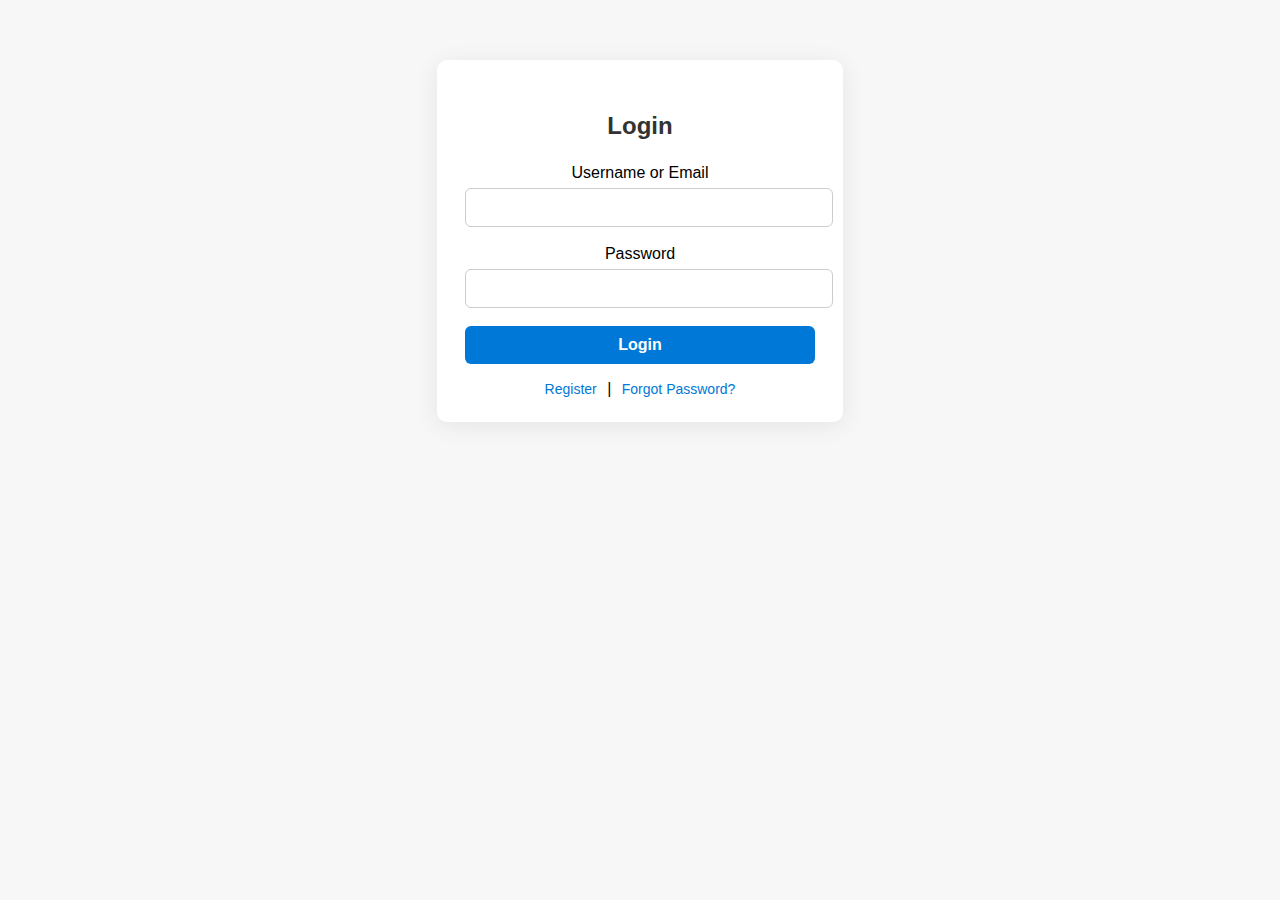
<file: login.html>
<!DOCTYPE html>
<html lang="en">
<head>
    <meta charset="UTF-8">
    <title>Login - i3 Typing Master</title>
    <link rel="stylesheet" href="index.css">
    <style>
        body {
            background: #f7f7f7;
        }
        .login-container {
            max-width: 350px;
            margin: 60px auto;
            background: #fff;
            padding: 32px 28px 24px 28px;
            border-radius: 10px;
            box-shadow: 0 4px 24px rgba(0,0,0,0.08);
        }
        .login-container h2 {
            text-align: center;
            margin-bottom: 24px;
            color: #333;
        }
        .login-container label {
            display: block;
            margin-bottom: 6px;
            font-weight: 500;
        }
        .login-container input[type="text"],
        .login-container input[type="password"] {
            width: 100%;
            padding: 10px 8px;
            margin-bottom: 18px;
            border: 1px solid #ccc;
            border-radius: 6px;
            font-size: 15px;
        }
        .login-container button {
            width: 100%;
            padding: 10px;
            background: #0078d7;
            color: #fff;
            border: none;
            border-radius: 6px;
            font-size: 16px;
            font-weight: 600;
            cursor: pointer;
            transition: background 0.2s;
        }
        .login-container button:hover {
            background: #005fa3;
        }
        .login-container .links {
            margin-top: 16px;
            text-align: center;
        }
        .login-container .links a {
            color: #0078d7;
            text-decoration: none;
            margin: 0 6px;
            font-size: 14px;
        }
        .login-container .links a:hover {
            text-decoration: underline;
        }
    </style>
</head>
<body>
    <div class="login-container">
        <h2>Login</h2>
        <form action="#" method="post" autocomplete="on">
            <label for="username">Username or Email</label>
            <input type="text" id="username" name="username" required autocomplete="username">

            <label for="password">Password</label>
            <input type="password" id="password" name="password" required autocomplete="current-password">

            <button type="submit">Login</button>
        </form>
        <div class="links">
            <a href="register.html">Register</a> |
            <a href="reset-password.html">Forgot Password?</a>
        </div>
    </div>
</body>
</html>
</file>
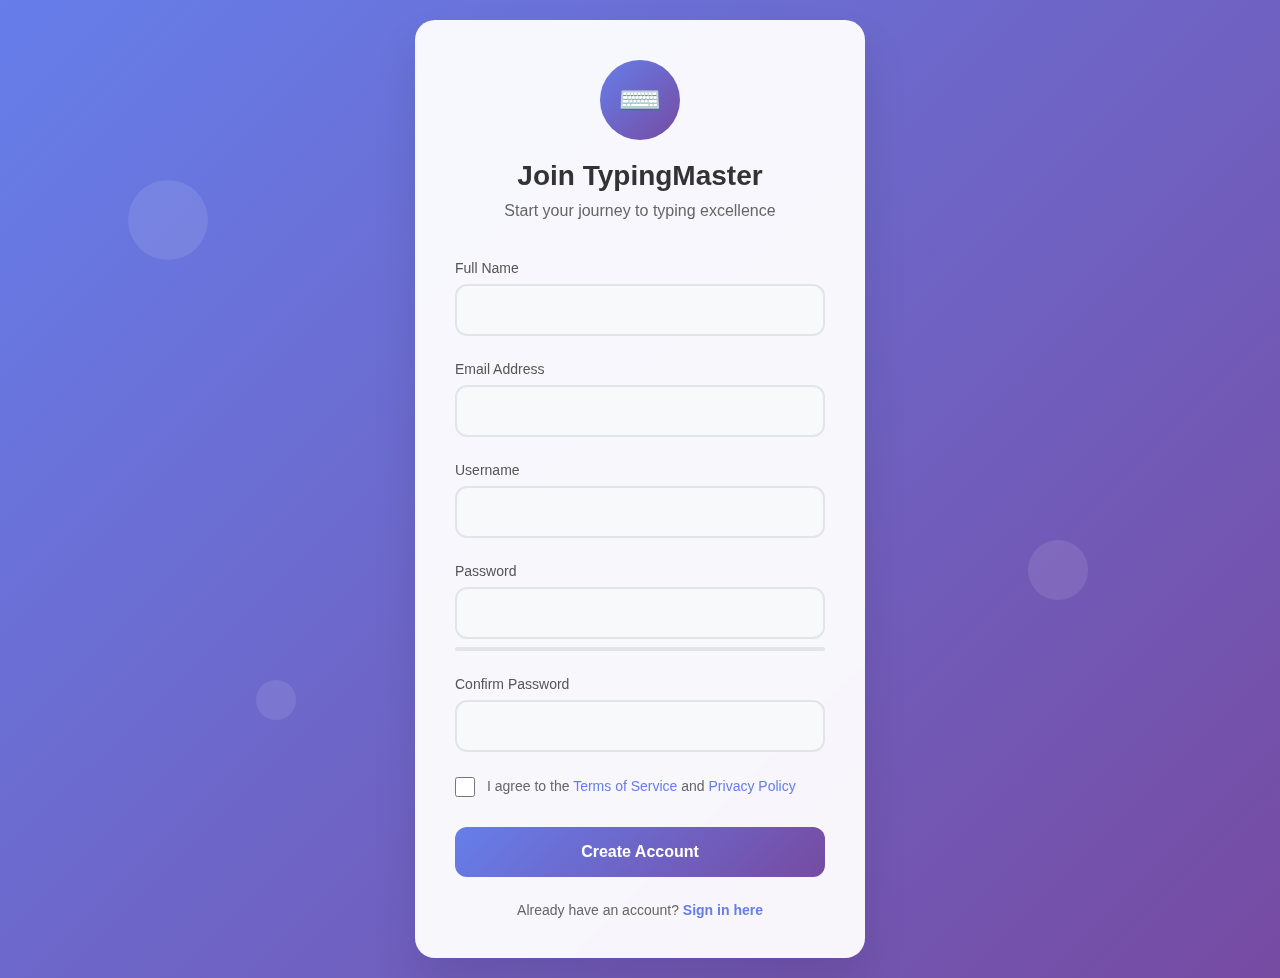
<file: register.html>
<!DOCTYPE html>
<html lang="en">
  <head>
    <meta charset="UTF-8" />
    <meta name="viewport" content="width=device-width, initial-scale=1.0" />
    <title>Register - TypingMaster</title>
    <style>
      * {
        margin: 0;
        padding: 0;
        box-sizing: border-box;
      }

      body {
        font-family: "Segoe UI", Tahoma, Geneva, Verdana, sans-serif;
        background: linear-gradient(135deg, #667eea 0%, #764ba2 100%);
        min-height: 100vh;
        display: flex;
        align-items: center;
        justify-content: center;
        padding: 20px;
        overflow-x: hidden;
      }

      .container {
        background: rgba(255, 255, 255, 0.95);
        backdrop-filter: blur(10px);
        border-radius: 20px;
        box-shadow: 0 25px 45px rgba(0, 0, 0, 0.1);
        width: 100%;
        max-width: 450px;
        padding: 40px;
        position: relative;
        animation: slideUp 0.8s ease-out;
      }

      @keyframes slideUp {
        from {
          opacity: 0;
          transform: translateY(50px);
        }
        to {
          opacity: 1;
          transform: translateY(0);
        }
      }

      .header {
        text-align: center;
        margin-bottom: 40px;
      }

      .logo {
        width: 80px;
        height: 80px;
        background: linear-gradient(135deg, #667eea, #764ba2);
        border-radius: 50%;
        margin: 0 auto 20px;
        display: flex;
        align-items: center;
        justify-content: center;
        animation: pulse 2s infinite;
      }

      @keyframes pulse {
        0%,
        100% {
          transform: scale(1);
        }
        50% {
          transform: scale(1.05);
        }
      }

      .logo::before {
        content: "⌨️";
        font-size: 35px;
      }

      h1 {
        color: #333;
        font-size: 28px;
        font-weight: 600;
        margin-bottom: 10px;
      }

      .subtitle {
        color: #666;
        font-size: 16px;
      }

      .form-group {
        margin-bottom: 25px;
        position: relative;
      }

      .form-group label {
        display: block;
        color: #555;
        font-weight: 500;
        margin-bottom: 8px;
        font-size: 14px;
      }

      .input-container {
        position: relative;
      }

      .form-group input {
        width: 100%;
        padding: 15px 20px;
        border: 2px solid #e1e5e9;
        border-radius: 12px;
        font-size: 16px;
        transition: all 0.3s ease;
        background: #f8f9fa;
      }

      .form-group input:focus {
        outline: none;
        border-color: #667eea;
        background: white;
        transform: translateY(-2px);
        box-shadow: 0 10px 25px rgba(102, 126, 234, 0.1);
      }

      .form-group input:valid {
        border-color: #28a745;
      }

      .strength-meter {
        height: 4px;
        background: #e1e5e9;
        border-radius: 2px;
        margin-top: 8px;
        overflow: hidden;
      }

      .strength-fill {
        height: 100%;
        width: 0%;
        transition: all 0.3s ease;
        border-radius: 2px;
      }

      .strength-weak {
        background: #dc3545;
        width: 25%;
      }
      .strength-fair {
        background: #ffc107;
        width: 50%;
      }
      .strength-good {
        background: #17a2b8;
        width: 75%;
      }
      .strength-strong {
        background: #28a745;
        width: 100%;
      }

      .checkbox-group {
        display: flex;
        align-items: flex-start;
        gap: 12px;
        margin-bottom: 30px;
      }

      .checkbox-group input[type="checkbox"] {
        width: 20px;
        height: 20px;
        margin: 0;
        cursor: pointer;
        accent-color: #667eea;
      }

      .checkbox-group label {
        font-size: 14px;
        color: #666;
        line-height: 1.4;
        cursor: pointer;
        margin: 0;
      }

      .checkbox-group a {
        color: #667eea;
        text-decoration: none;
      }

      .checkbox-group a:hover {
        text-decoration: underline;
      }

      .submit-btn {
        width: 100%;
        padding: 16px;
        background: linear-gradient(135deg, #667eea, #764ba2);
        color: white;
        border: none;
        border-radius: 12px;
        font-size: 16px;
        font-weight: 600;
        cursor: pointer;
        transition: all 0.3s ease;
        position: relative;
        overflow: hidden;
      }

      .submit-btn:hover {
        transform: translateY(-2px);
        box-shadow: 0 15px 35px rgba(102, 126, 234, 0.3);
      }

      .submit-btn:active {
        transform: translateY(0);
      }

      .submit-btn::before {
        content: "";
        position: absolute;
        top: 0;
        left: -100%;
        width: 100%;
        height: 100%;
        background: linear-gradient(
          90deg,
          transparent,
          rgba(255, 255, 255, 0.2),
          transparent
        );
        transition: left 0.5s;
      }

      .submit-btn:hover::before {
        left: 100%;
      }

      .login-link {
        text-align: center;
        margin-top: 25px;
        color: #666;
        font-size: 14px;
      }

      .login-link a {
        color: #667eea;
        text-decoration: none;
        font-weight: 600;
      }

      .login-link a:hover {
        text-decoration: underline;
      }

      .floating-shapes {
        position: absolute;
        top: 0;
        left: 0;
        width: 100%;
        height: 100%;
        overflow: hidden;
        z-index: -1;
      }

      .shape {
        position: absolute;
        background: rgba(255, 255, 255, 0.1);
        border-radius: 50%;
        animation: float 6s ease-in-out infinite;
      }

      .shape:nth-child(1) {
        width: 80px;
        height: 80px;
        top: 20%;
        left: 10%;
        animation-delay: 0s;
      }

      .shape:nth-child(2) {
        width: 60px;
        height: 60px;
        top: 60%;
        right: 15%;
        animation-delay: 2s;
      }

      .shape:nth-child(3) {
        width: 40px;
        height: 40px;
        bottom: 20%;
        left: 20%;
        animation-delay: 4s;
      }

      @keyframes float {
        0%,
        100% {
          transform: translateY(0px) rotate(0deg);
        }
        50% {
          transform: translateY(-20px) rotate(180deg);
        }
      }

      @media (max-width: 480px) {
        .container {
          padding: 30px 25px;
          margin: 10px;
        }

        h1 {
          font-size: 24px;
        }
      }

      .error-message {
        color: #dc3545;
        font-size: 12px;
        margin-top: 5px;
        opacity: 0;
        transition: opacity 0.3s ease;
      }

      .error-message.show {
        opacity: 1;
      }
    </style>
  </head>
  <body>
    <div class="floating-shapes">
      <div class="shape"></div>
      <div class="shape"></div>
      <div class="shape"></div>
    </div>

    <div class="container">
      <div class="header">
        <div class="logo"></div>
        <h1>Join TypingMaster</h1>
        <p class="subtitle">Start your journey to typing excellence</p>
      </div>

      <form id="registrationForm">
        <div class="form-group">
          <label for="fullName">Full Name</label>
          <input type="text" id="fullName" name="fullName" required />
          <div class="error-message" id="nameError"></div>
        </div>

        <div class="form-group">
          <label for="email">Email Address</label>
          <input type="email" id="email" name="email" required />
          <div class="error-message" id="emailError"></div>
        </div>

        <div class="form-group">
          <label for="username">Username</label>
          <input type="text" id="username" name="username" required />
          <div class="error-message" id="usernameError"></div>
        </div>

        <div class="form-group">
          <label for="password">Password</label>
          <input type="password" id="password" name="password" required />
          <div class="strength-meter">
            <div class="strength-fill" id="strengthFill"></div>
          </div>
          <div class="error-message" id="passwordError"></div>
        </div>

        <div class="form-group">
          <label for="confirmPassword">Confirm Password</label>
          <input
            type="password"
            id="confirmPassword"
            name="confirmPassword"
            required
          />
          <div class="error-message" id="confirmError"></div>
        </div>

        <div class="checkbox-group">
          <input type="checkbox" id="terms" name="terms" required />
          <label for="terms">
            I agree to the
            <a href="#" onclick="showTerms()">Terms of Service</a> and
            <a href="#" onclick="showPrivacy()">Privacy Policy</a>
          </label>
        </div>

        <button type="submit" class="submit-btn">Create Account</button>
      </form>

      <div class="login-link">
        Already have an account?
        <a href="#" onclick="goToLogin()">Sign in here</a>
      </div>
    </div>

    <script>
      const form = document.getElementById("registrationForm");
      const passwordInput = document.getElementById("password");
      const confirmPasswordInput = document.getElementById("confirmPassword");
      const strengthFill = document.getElementById("strengthFill");

      // Password strength checker
      passwordInput.addEventListener("input", function () {
        const password = this.value;
        const strength = checkPasswordStrength(password);
        updateStrengthMeter(strength);
      });

      function checkPasswordStrength(password) {
        let score = 0;
        if (password.length >= 8) score++;
        if (/[a-z]/.test(password)) score++;
        if (/[A-Z]/.test(password)) score++;
        if (/[0-9]/.test(password)) score++;
        if (/[^A-Za-z0-9]/.test(password)) score++;
        return score;
      }

      function updateStrengthMeter(strength) {
        strengthFill.className = "strength-fill";
        if (strength <= 1) {
          strengthFill.classList.add("strength-weak");
        } else if (strength <= 2) {
          strengthFill.classList.add("strength-fair");
        } else if (strength <= 3) {
          strengthFill.classList.add("strength-good");
        } else {
          strengthFill.classList.add("strength-strong");
        }
      }

      // Form validation
      form.addEventListener("submit", function (e) {
        e.preventDefault();

        let isValid = true;

        // Reset errors
        document.querySelectorAll(".error-message").forEach((error) => {
          error.classList.remove("show");
        });

        // Validate full name
        const fullName = document.getElementById("fullName").value.trim();
        if (fullName.length < 2) {
          showError("nameError", "Name must be at least 2 characters long");
          isValid = false;
        }

        // Validate email
        const email = document.getElementById("email").value.trim();
        const emailRegex = /^[^\s@]+@[^\s@]+\.[^\s@]+$/;
        if (!emailRegex.test(email)) {
          showError("emailError", "Please enter a valid email address");
          isValid = false;
        }

        // Validate username
        const username = document.getElementById("username").value.trim();
        if (username.length < 3) {
          showError(
            "usernameError",
            "Username must be at least 3 characters long"
          );
          isValid = false;
        }

        // Validate password
        const password = passwordInput.value;
        if (checkPasswordStrength(password) < 3) {
          showError(
            "passwordError",
            "Password is too weak. Use at least 8 characters with mixed case, numbers, and symbols"
          );
          isValid = false;
        }

        // Validate password confirmation
        const confirmPassword = confirmPasswordInput.value;
        if (password !== confirmPassword) {
          showError("confirmError", "Passwords do not match");
          isValid = false;
        }

        // Validate terms
        const terms = document.getElementById("terms").checked;
        if (!terms) {
          alert("Please accept the Terms of Service and Privacy Policy");
          isValid = false;
        }

        if (isValid) {
          // Simulate successful registration
          const submitBtn = document.querySelector(".submit-btn");
          submitBtn.innerHTML = "Creating Account...";
          submitBtn.disabled = true;

          setTimeout(() => {
            alert("Account created successfully! Welcome to TypingMaster!");
            form.reset();
            strengthFill.className = "strength-fill";
            submitBtn.innerHTML = "Create Account";
            submitBtn.disabled = false;
          }, 2000);
        }
      });

      function showError(elementId, message) {
        const errorElement = document.getElementById(elementId);
        errorElement.textContent = message;
        errorElement.classList.add("show");
      }

      // Add input animations
      document.querySelectorAll("input").forEach((input) => {
        input.addEventListener("focus", function () {
          this.parentElement.style.transform = "scale(1.02)";
        });

        input.addEventListener("blur", function () {
          this.parentElement.style.transform = "scale(1)";
        });
      });

      // Mock functions for navigation
      function goToLogin() {
        alert("Redirecting to login page...");
      }

      function showTerms() {
        alert("Terms of Service would be displayed here");
      }

      function showPrivacy() {
        alert("Privacy Policy would be displayed here");
      }
    </script>
  </body>
</html>
</file>
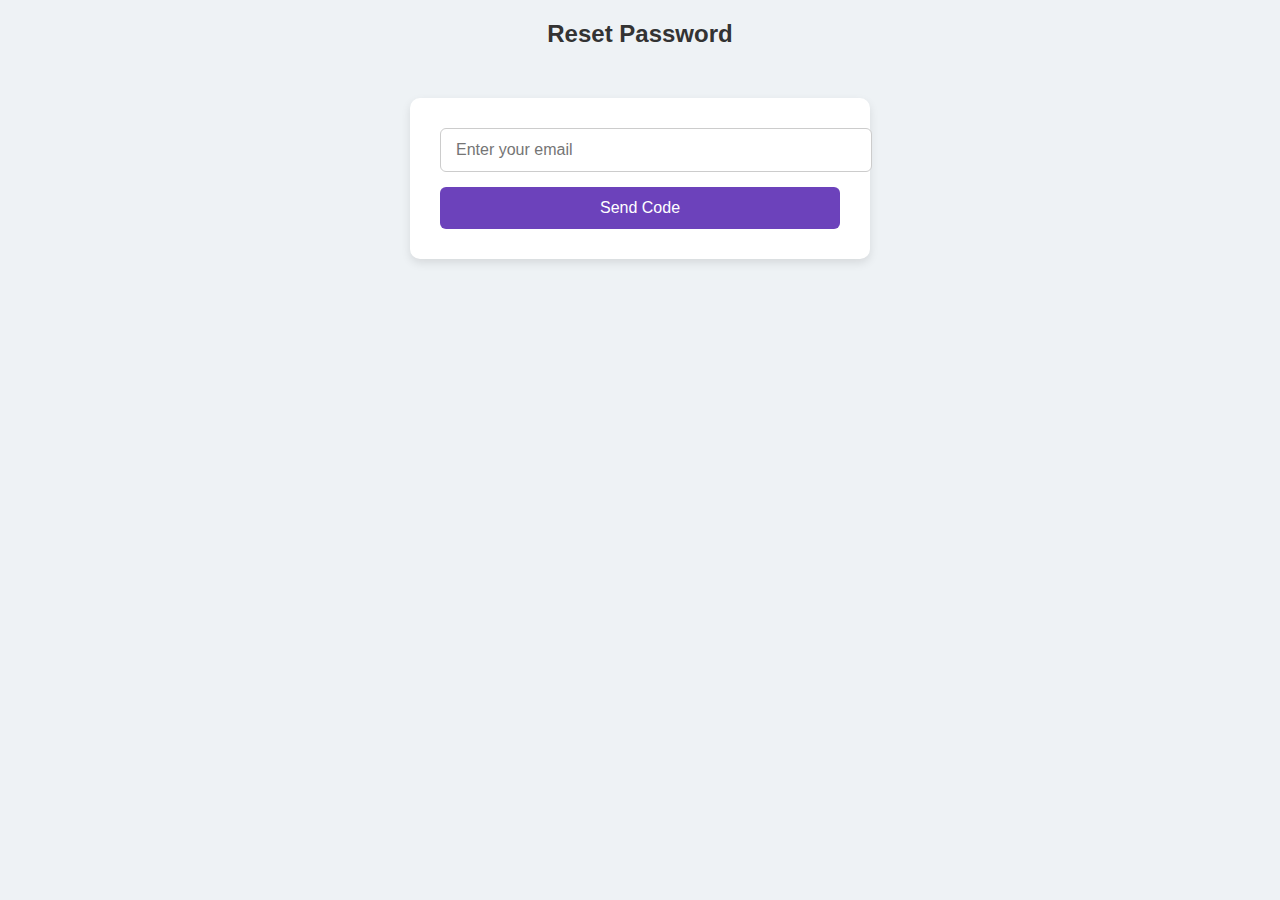
<file: reset-password.html>
<!DOCTYPE html>
<html lang="en">
<head>
  <meta charset="UTF-8" />
  <meta name="viewport" content="width=device-width, initial-scale=1.0" />
  <title>Reset Password</title>
  <style>
    body {
      font-family: "Segoe UI", Tahoma, Geneva, Verdana, sans-serif;
      margin: 0;
      padding: 0;
      background-color: #eef2f5;
      color: #333;
    }

    header {
      background-color: #935bd0;
      color: white;
      padding: 20px;
      text-align: center;
    }

    nav a {
      color: white;
      margin: 0 10px;
      text-decoration: none;
      font-weight: bold;
    }

    form {
      display: flex;
      flex-direction: column;
      gap: 15px;
      max-width: 400px;
      margin: 50px auto;
      background-color: white;
      padding: 30px;
      border-radius: 10px;
      box-shadow: 0 4px 10px rgba(0, 0, 0, 0.1);
    }

    input,
    textarea {
      padding: 12px 15px;
      font-size: 16px;
      border: 1px solid #ccc;
      border-radius: 6px;
      width: 100%;
    }

    button {
      padding: 12px;
      background-color: #6c42bb;
      color: white;
      font-size: 16px;
      border: none;
      border-radius: 6px;
      cursor: pointer;
      transition: background-color 0.3s;
    }

    button:hover {
      background-color: #5a36a3;
    }

    a {
      color: #6c42bb;
      text-align: center;
      display: block;
      margin-top: 10px;
      text-decoration: none;
    }

    a:hover {
      text-decoration: underline;
    }

    ul#results {
      list-style: none;
      padding: 0;
    }

    ul#results li {
      background-color: #f0f6fc;
      padding: 10px 15px;
      margin: 8px 0;
      border-left: 4px solid #6c42bb;
      border-radius: 6px;
    }

    h2 {
      text-align: center;
      margin-bottom: 20px;
    }
  </style>
</head>
<body>
  <main>
    <h2>Reset Password</h2>
    <form>
      <input type="email" placeholder="Enter your email" required />
      <button type="submit">Send Code</button>
    </form>
  </main>
</body>
</html>
</file>
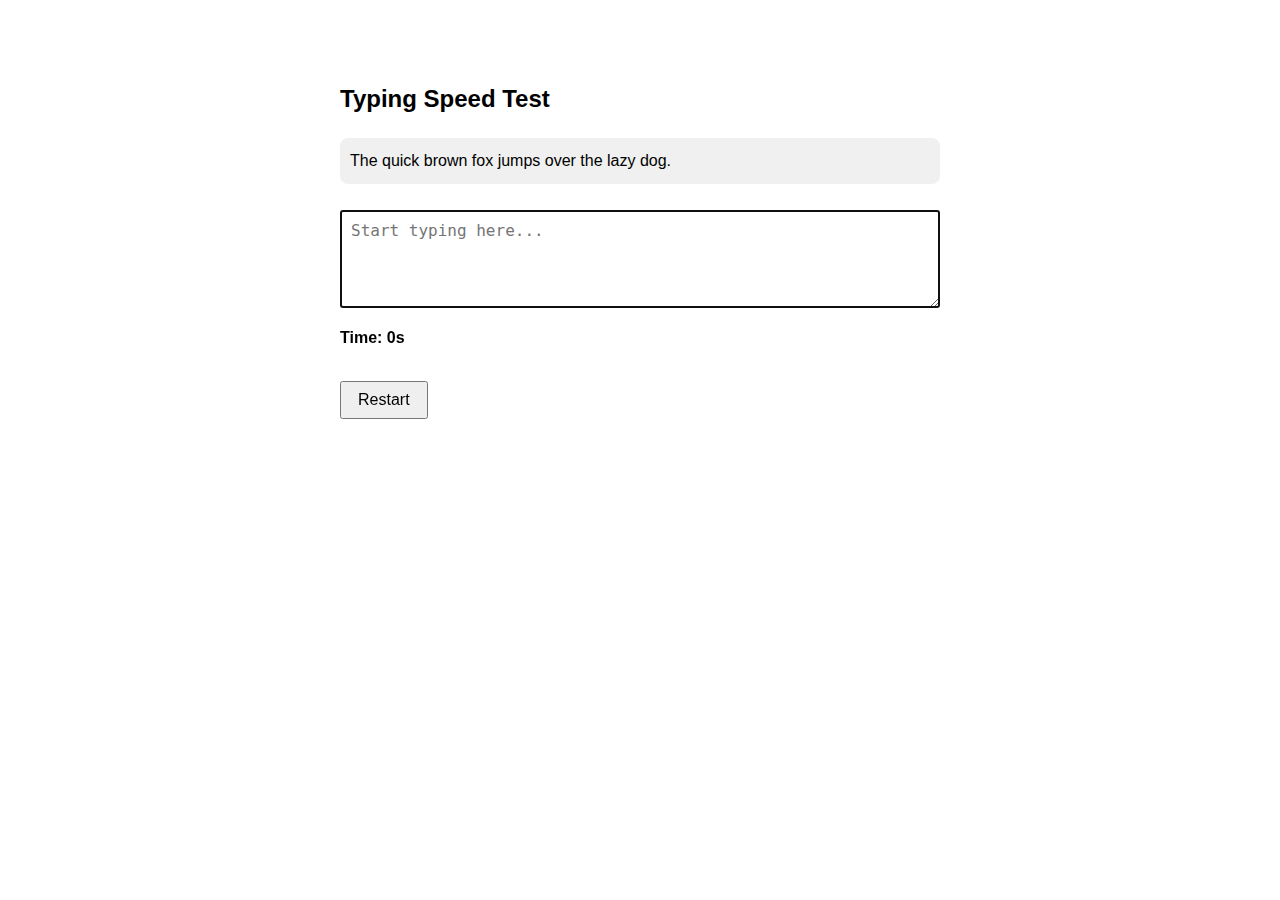
<file: typing-test.html>
<!DOCTYPE html>
<html lang="en">
<head>
  <meta charset="UTF-8" />
  <meta name="viewport" content="width=device-width, initial-scale=1.0"/>
  <title>Typing Test</title>
  <style>
    body {
      font-family: sans-serif;
      max-width: 600px;
      margin: 40px auto;
      padding: 20px;
      line-height: 1.6;
    }
    #testText {
      padding: 10px;
      background: #f0f0f0;
      border-radius: 8px;
    }
    #inputArea {
      width: 100%;
      padding: 10px;
      margin-top: 10px;
      font-size: 16px;
      box-sizing: border-box;
    }
    #result {
      margin-top: 20px;
      font-weight: bold;
    }
    #restartBtn {
      margin-top: 10px;
      padding: 8px 16px;
      font-size: 16px;
      cursor: pointer;
    }
    #timer {
      font-weight: bold;
      margin-top: 10px;
    }
  </style>
</head>
<body>
  <h2>Typing Speed Test</h2>
  <p id="testText">The quick brown fox jumps over the lazy dog.</p>
  <textarea id="inputArea" rows="4" placeholder="Start typing here..."></textarea>
  <div id="timer">Time: 0s</div>
  <div id="result"></div>
  <button id="restartBtn">Restart</button>

  <script>
    const testText = document.getElementById("testText").textContent;
    const inputArea = document.getElementById("inputArea");
    const result = document.getElementById("result");
    const timerDisplay = document.getElementById("timer");
    const restartBtn = document.getElementById("restartBtn");

    let startTime = null;
    let timerInterval = null;

    function updateTimer() {
      const now = new Date();
      const seconds = Math.floor((now - startTime) / 1000);
      timerDisplay.textContent = `Time: ${seconds}s`;
    }

    function resetTest() {
      clearInterval(timerInterval);
      inputArea.value = "";
      inputArea.disabled = false;
      result.textContent = "";
      timerDisplay.textContent = "Time: 0s";
      startTime = null;
      timerInterval = null;
      inputArea.focus();
    }

    inputArea.addEventListener("input", () => {
      if (!startTime && inputArea.value.trim().length > 0) {
        startTime = new Date();
        timerInterval = setInterval(updateTimer, 1000);
      }

      if (inputArea.value.trim() === testText) {
        const endTime = new Date();
        clearInterval(timerInterval);
        const timeTaken = (endTime - startTime) / 1000 / 60;
        const wordCount = testText.trim().split(/\s+/).length;
        const wpm = Math.round(wordCount / timeTaken);
        result.textContent = `Completed! Your speed: ${wpm} WPM`;
        inputArea.disabled = true;
      }
    });

    restartBtn.addEventListener("click", resetTest);

    window.onload = () => inputArea.focus();
  </script>
</body>
</html>
</file>
<file: index.css>
body {
    font-family: Arial, sans-serif;
    background: #f4f4f4;
    margin: 0;
    padding: 0;
    text-align: center;
}

h1 {
    color: #333;
    margin-top: 40px;
}

nav ul {
    list-style: none;
    padding: 0;
    margin: 30px auto;
    display: inline-block;
    background: #fff;
    border-radius: 8px;
    box-shadow: 0 2px 8px rgba(0,0,0,0.1);
}

nav ul li {
    display: inline-block;
    margin: 0 20px;
}

nav ul li a {
    text-decoration: none;
    color: #007bff;
    font-size: 18px;
    padding: 10px 20px;
    border-radius: 4px;
    transition: background 0.2s, color 0.2s;
}

nav ul li a:hover {
    background: #007bff;
    color: #fff;
}
</file>
